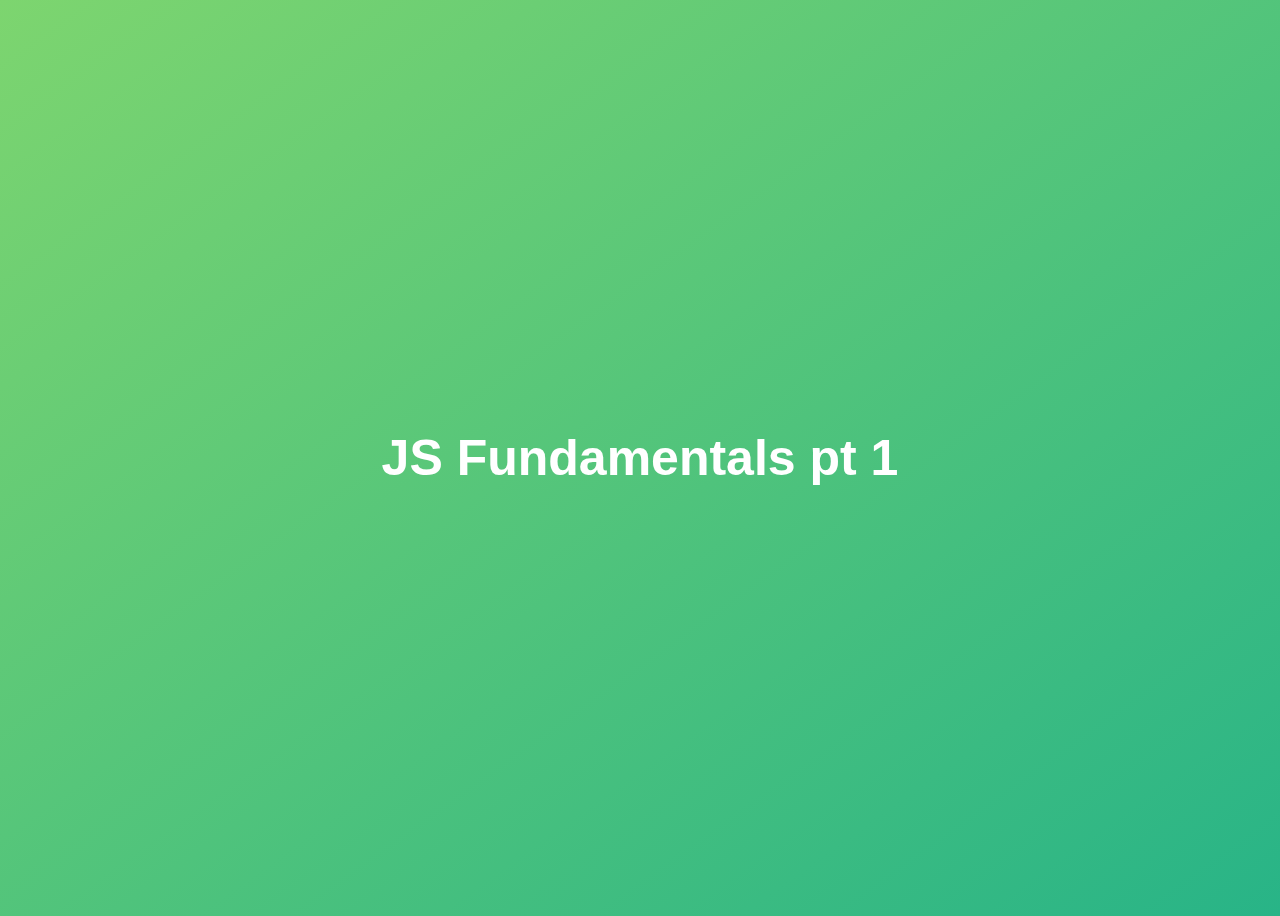
<file: Section 1/index.html>
<!DOCTYPE html>
<html lang="en">
    <head>
        <title>JS Funda - 1</title>
        <style>
            body {
                height: 100vh;
                display: flex;
                align-items: center;
                background: linear-gradient(to top left, #28b487, #7dd56f);
            }
            h1 {
                font-family: sans-serif;
                font-size: 50px;
                line-height: 1.3;
                width: 100%;
                padding: 30px;
                text-align: center;
                color: white;
            }
        </style>
    </head>

    <body>
        <h1>JS Fundamentals pt 1</h1>

        <script src="script.js"></script>
    </body>
</html>
</file>
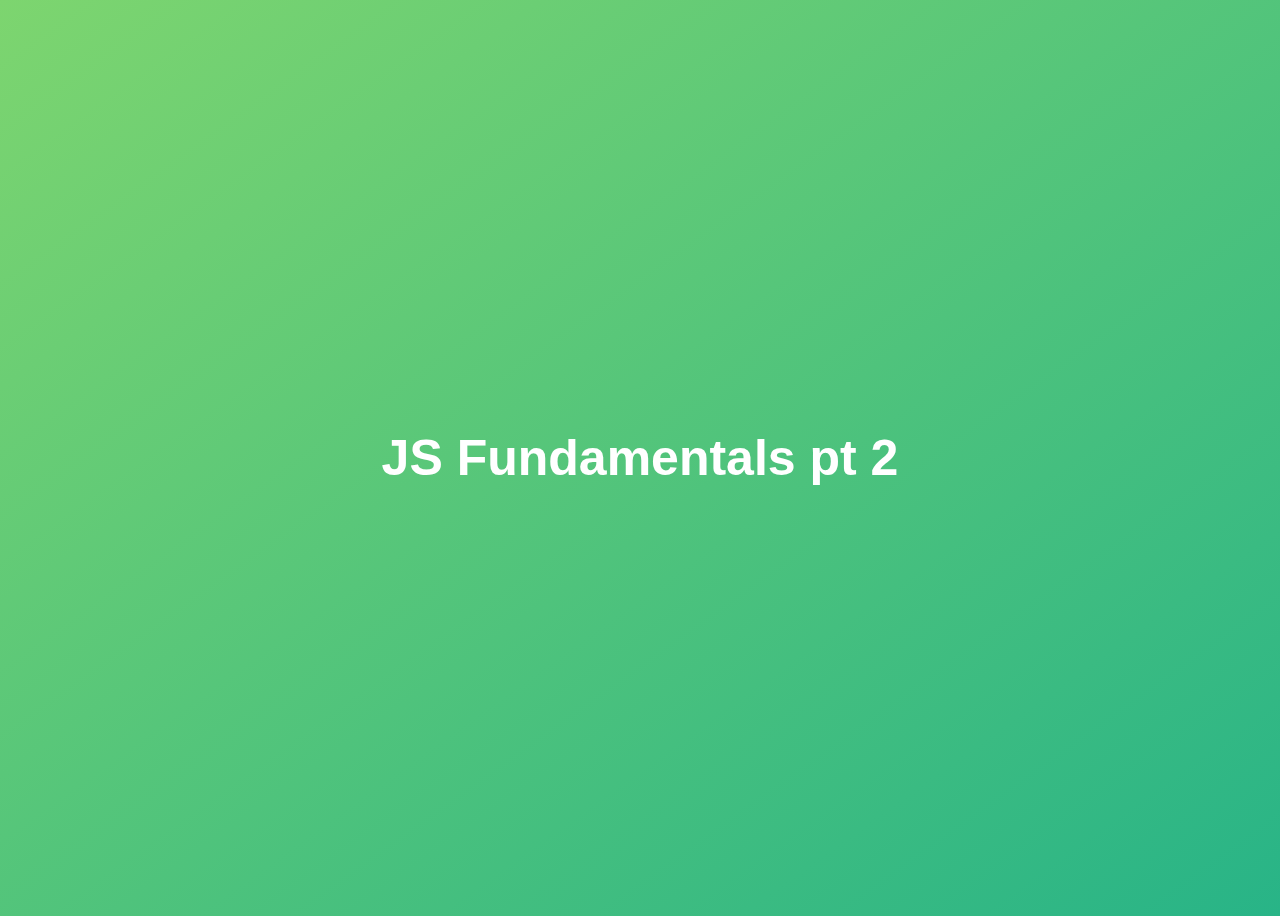
<file: Section 2/index.html>
<!DOCTYPE html>
<html lang="en">
    <head>
        <title>JS Funda - 2</title>
        <style>
            body {
                height: 100vh;
                display: flex;
                align-items: center;
                background: linear-gradient(to top left, #28b487, #7dd56f);
            }
            h1 {
                font-family: sans-serif;
                font-size: 50px;
                line-height: 1.3;
                width: 100%;
                padding: 30px;
                text-align: center;
                color: white;
            }
        </style>
    </head>

    <body>
        <h1>JS Fundamentals pt 2</h1>

        <script src="script.js"></script>
    </body>
</html>
</file>
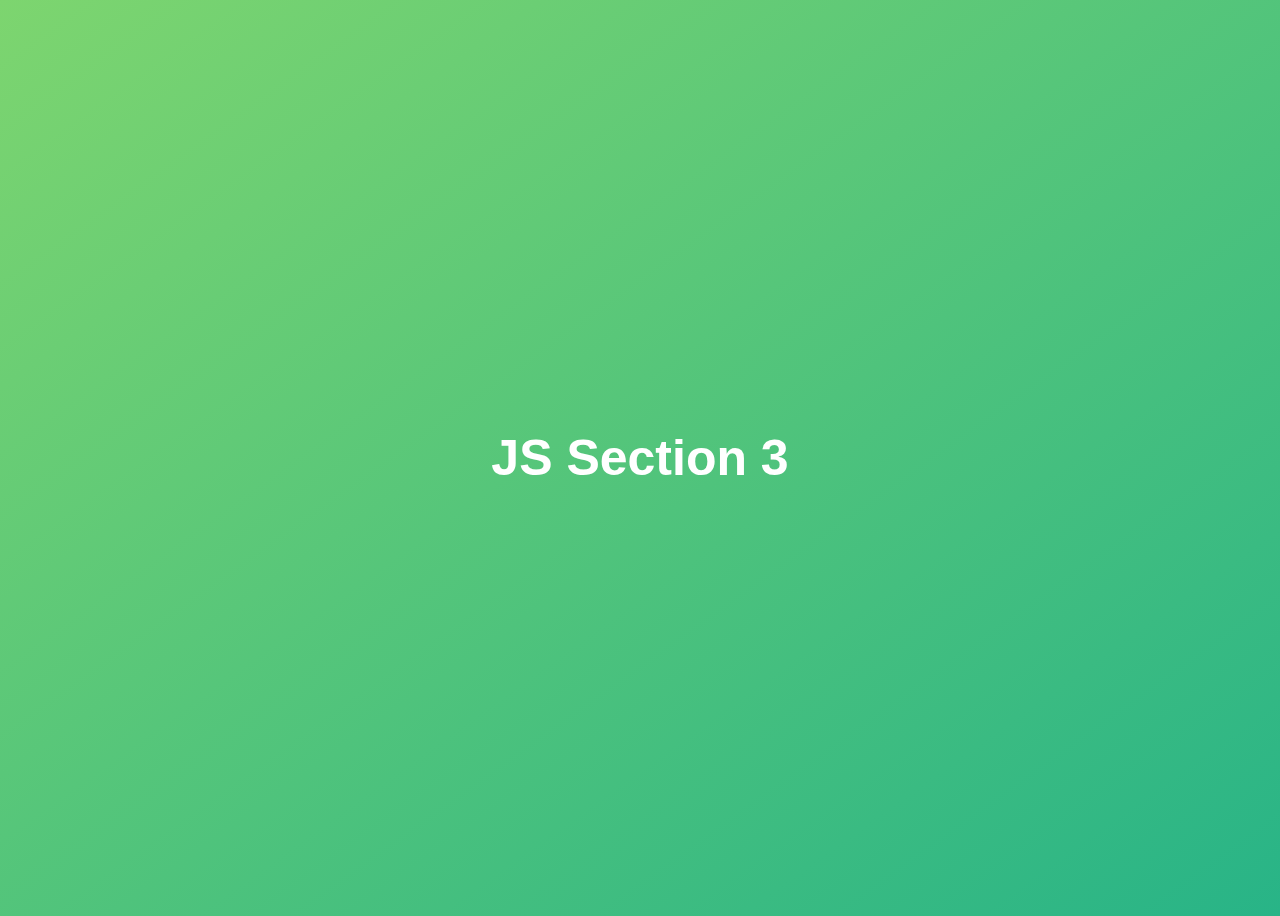
<file: Section 3/index.html>
<!DOCTYPE html>
<html lang="en">
  <head>
    <title>JS Funda - 2</title>
    <style>
      body {
        height: 100vh;
        display: flex;
        align-items: center;
        background: linear-gradient(to top left, #28b487, #7dd56f);
      }
      h1 {
        font-family: sans-serif;
        font-size: 50px;
        line-height: 1.3;
        width: 100%;
        padding: 30px;
        text-align: center;
        color: white;
      }
    </style>
  </head>

  <body>
    <h1>JS Section 3</h1>

    <script src="script.js"></script>
  </body>
</html>
</file>
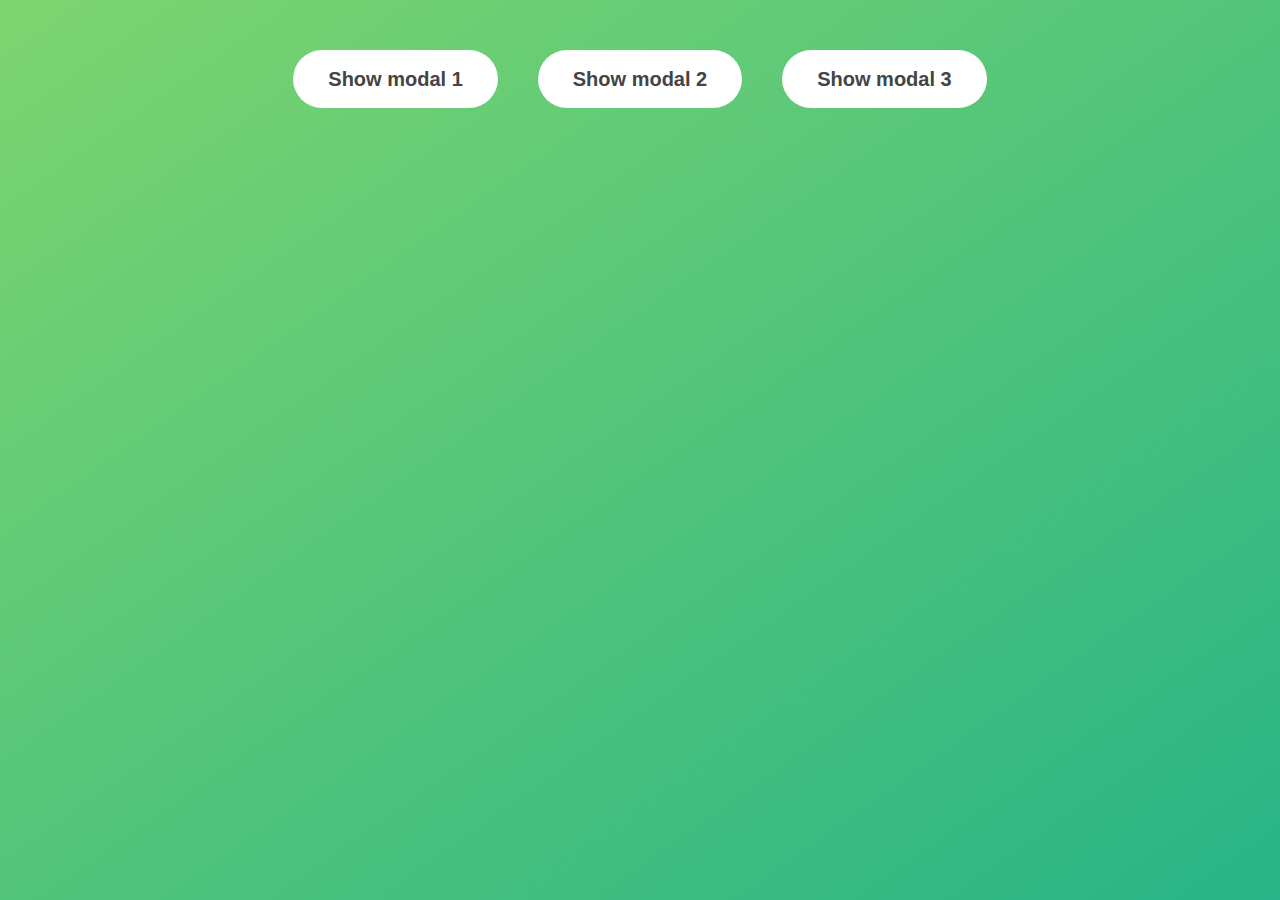
<file: Section 7 - Modal Project/index.html>
<!DOCTYPE html>
<html lang="en">
    <head>
        <meta charset="UTF-8" />
		<meta name="viewport" content="width=device-width, initial-scale=1.0" />
		<meta http-equiv="X-UA-Compatible" content="ie=edge" />
        <link rel="stylesheet" href="style.css">
        <title>Modal Project</title>
    </head>
    <body>
        <button class="show-modal show-modal1">Show modal 1</button>
        <button class="show-modal show-modal2">Show modal 2</button>
        <button class="show-modal show-modal3">Show modal 3</button>

        <div class="modal1 hidden modal">
            <button class="close-modal">&times;</button>
            <h1>Modal Window 1</h1>
            <p>
                Lorem ipsum dolor sit amet, consectetur adipisicing elit, sed do eiusmod
                tempor incididunt ut labore et dolore magna aliqua. Ut enim ad minim
                veniam, quis nostrud exercitation ullamco laboris nisi ut aliquip ex ea
                commodo consequat. Duis aute irure dolor in reprehenderit in voluptate
                velit esse cillum dolore eu fugiat nulla pariatur. Excepteur sint
                occaecat cupidatat non proident, sunt in culpa qui officia deserunt
                mollit anim id est laborum.
            </p>
        </div>
        <div class="modal2 hidden modal">
            <button class="close-modal">&times;</button>
            <h1>Modal Window 2</h1>
            <p>
                Lorem ipsum dolor sit amet, consectetur adipisicing elit, sed do eiusmod
                tempor incididunt ut labore et dolore magna aliqua. Ut enim ad minim
                veniam, quis nostrud exercitation ullamco laboris nisi ut aliquip ex ea
                commodo consequat. Duis aute irure dolor in reprehenderit in voluptate
                velit esse cillum dolore eu fugiat nulla pariatur. Excepteur sint
                occaecat cupidatat non proident, sunt in culpa qui officia deserunt
                mollit anim id est laborum.
            </p>
        </div>
        <div class="modal3 hidden modal">
            <button class="close-modal">&times;</button>
            <h1>Modal Window 3</h1>
            <p>
                Lorem ipsum dolor sit amet, consectetur adipisicing elit, sed do eiusmod
                tempor incididunt ut labore et dolore magna aliqua. Ut enim ad minim
                veniam, quis nostrud exercitation ullamco laboris nisi ut aliquip ex ea
                commodo consequat. Duis aute irure dolor in reprehenderit in voluptate
                velit esse cillum dolore eu fugiat nulla pariatur. Excepteur sint
                occaecat cupidatat non proident, sunt in culpa qui officia deserunt
                mollit anim id est laborum.
            </p>
        </div>
        <div class="overlay hidden"></div>

        <script src="script.js"></script>
    </body>
</html>
</file>
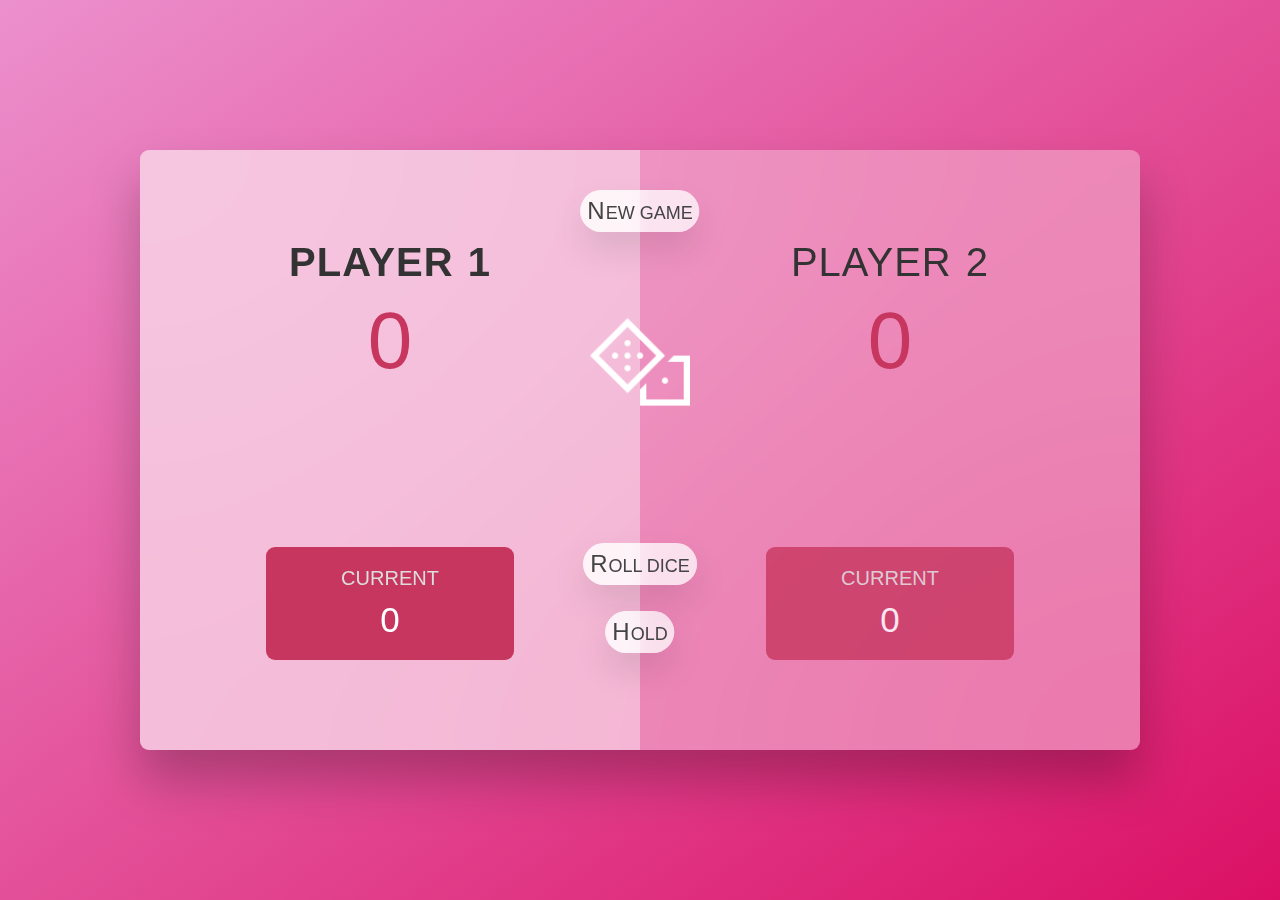
<file: Section 7 - Pig Game/index.html>
<!DOCTYPE html>
<html lang="en">
<head>
    <meta charset="UTF-8">
    <meta name="viewport" content="width=device-width, initial-scale=1.0">
    <meta http-equiv="X-UA-Compatible" content="ie=edge" />
    <link rel="stylesheet" href="style.css">
    <title>Pig Game</title>
</head>
<body>
    <main>
        <section class="player player--0 player--active">
            <h2 class="name" id="name--0">Player 1</h2>
            <p class="score" id="score--0">0</p>
            <p class="win win--0 hidden">Win 🎉🎉</p>
            <img src="aa.gif" alt="hehehehe" class="win hidden win--image winimg--0">
            <div class="current">
                <p class="current-label">Current</p>
                <p class="current-score" id="current--0">0</p>
            </div>
        </section>
        <section class="player player--1">
            <h2 class="name" id="name--1">Player 2</h2>
            <p class="score" id="score--1">0</p>
            <p class="win win--1 hidden">Win 🎉🎉</p>
            <img src="aa.gif" alt="hehehehe" class="win hidden win--image  winimg--1">
            <div class="current">
                <p class="current-label">Current</p>
                <p class="current-score" id="current--1">0</p>
            </div>
        </section>

        <img src="dice_cubes.png" alt="Playing dice" class="dice" />
        <button class="btn btn--new">New Game</button>
        <button class="btn btn--roll">Roll Dice</button>
        <button class="btn btn--hold">Hold</button>
    </main>
    <script src="script.js"></script>
</body>
</html>
</file>
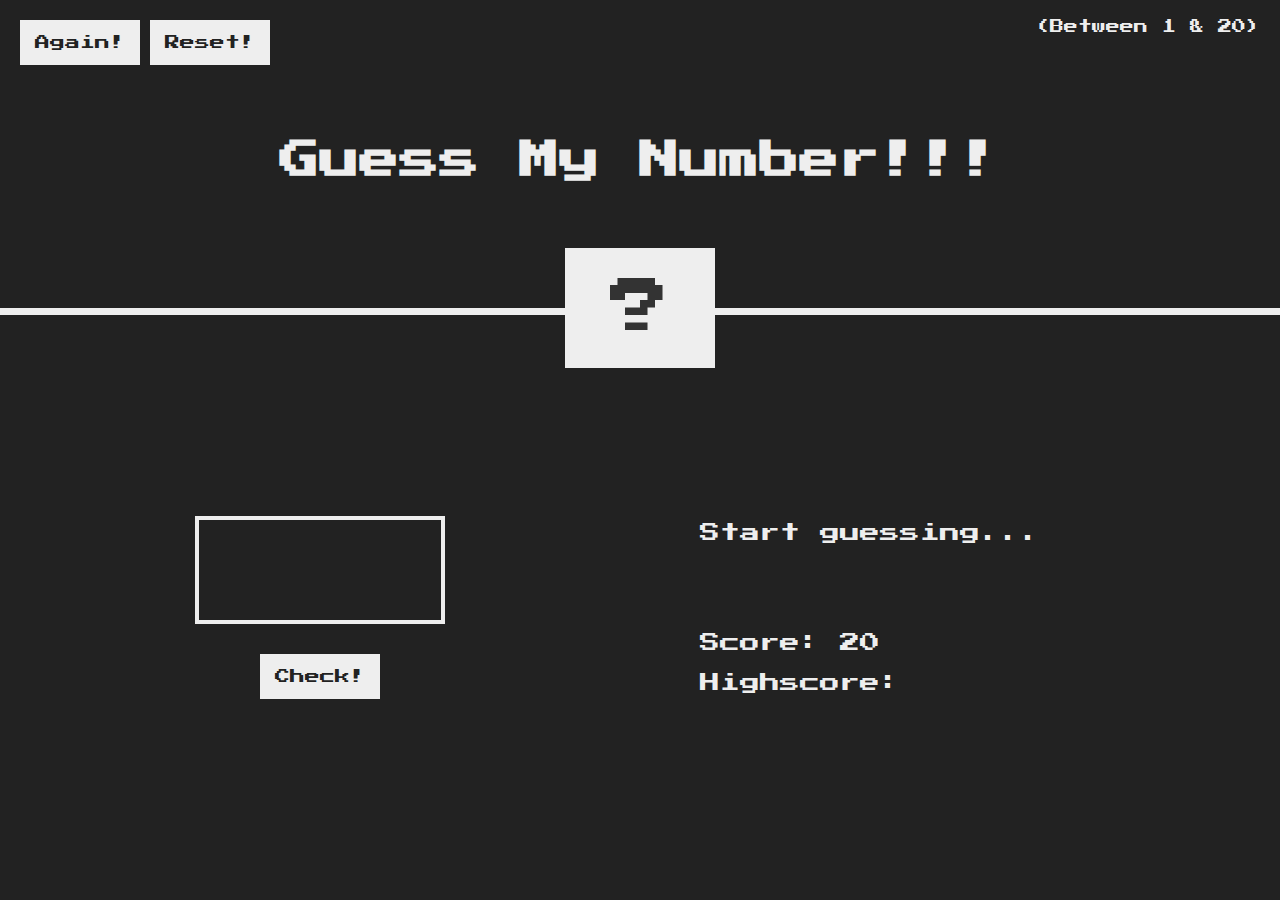
<file: Section 7 - project/index.html>
<!DOCTYPE html>
<html lang="en">
	<head>
		<meta charset="UTF-8" />
		<meta name="viewport" content="width=device-width, initial-scale=1.0" />
		<meta http-equiv="X-UA-Compatible" content="ie=edge" />
		<link rel="stylesheet" href="style.css" />
		<title>Guess My Number!</title>
	</head>

	<body>
		<header>
			<h1>Guess My Number!!!</h1>
			<p class="between">(Between 1 & 20)</p>
			<button class="btn again">Again!</button>
			<button class="btn reset">Reset!</button>
			<div class="number">?</div>
		</header>
		<main>
			<section class="left">
				<input type="number" class="guess" id="guessTextBox" />
				<button class="btn check" id="checkButton">Check!</button>
				<span id="alertText"></span>
			</section>
			<section class="right">
				<p class="message">Start guessing...</p>
				<p class="label-score">Score: <span class="score">20</span></p>
				<p class="label-highscore">
					Highscore: <span class="highscore"></span>
				</p>
			</section>
		</main>

		<script src="script.js"></script>
	</body>
</html>
</file>
<file: Section 7 - Modal Project/style.css>
* {
    margin: 0;
    padding: 0;
    box-sizing: inherit;
}

html {
    font-size: 62.5%;
    box-sizing: border-box;
}

body {
    font-family: sans-serif;
    color: #333;
    line-height: 1.5;
    height: 100vh;
    position: relative;
    display: flex;
    align-items: flex-start;
    justify-content: center;
    background: linear-gradient(to top left, #28b487, #7dd56f);
}

h1 {
    font-size: 2.5rem;
    margin-bottom: 2rem;
}

p {
    font-size: 1.8rem;
}

/* Classes */
.close-modal {
    position: absolute;
    top: 1.2rem;
    right: 2rem;
    font-size: 5rem;
    color: #333;
    cursor: pointer;
    border: none;
    background: none;
}

/* Essential class for modal */
.hidden {
    display: none;
}

/* Essential class for modal */
.modal {
    position: absolute;
    top: 50%;
    left: 50%;
    transform: translate(-50%, -50%);
    width: 70%;

    background-color: white;
    padding: 6rem;
    border-radius: 5px;
    box-shadow: 0 3rem 5rem rgba(0, 0, 0, 0.3);
    z-index: 10;
}

.overlay {
    position: absolute;
    top: 0;
    left: 0;
    width: 100%;
    height: 100%;
    background-color: rgba(0, 0, 0, 0.6);
    backdrop-filter: blur(3px);
    z-index: 5;
}

.show-modal, .show-modal1, .show-modal2, .show-modal3 {
    font-size: 2rem;
    font-weight: 600;
    padding: 1.75rem 3.5rem;
    margin: 5rem 2rem;
    border: none;
    background-color: #fff;
    color: #444;
    border-radius: 10rem;
    cursor: pointer;
}
</file>
<file: Section 7 - Pig Game/style.css>
* {
    margin: 0;
    padding: 0;
    box-sizing: inherit;
}

html {
    font-size: 62.5%;
}

body {
    font-family: 'Nunito', sans-serif;
    font-weight: 400;
    height: 100vh;
    color: #333;
    background: linear-gradient(to top left, #db1065 0%, rgb(236, 144, 205) 100%);
    display: flex;
    align-items: center;
    justify-content: center;
}

main {
    position: relative;
    width: 100rem;
    height: 60rem;
    background-color: rgba(255, 255, 255, 0.35);
    backdrop-filter: blur(200px);
    filter: blur();
    box-shadow: 0 3rem 5rem rgba(0, 0, 0, 0.25);
    border-radius: 9px;
    overflow: hidden;
    display: flex;
}

/* Classes */

/* Absolute Classes and items */
.btn {
    position: absolute;
    left: 50%;
    transform: translate(-50%);
    color: #444;
    background: none;
    border: none;
    font-family: inherit;
    font-size: 1.8rem;
    text-transform: uppercase;
    cursor: pointer;
    font-weight: 400;
    transition: all 0.2s;
    background-color: white;
    background-color: rgba(255, 255, 255, 0.6);
    backdrop-filter: blur(10px);
    padding: 0.7rem;
    border-radius: 50rem;
    box-shadow: 0 1.75rem 3.5rem rgba(0, 0, 0, 0.1);
}

/* Absolute Classes and items */
.btn::first-letter {
    font-size: 2.4rem;
    display: inline-block;
    margin-right: 0.1rem;
}

/* Absolute Classes and items */
.btn--new {
    top: 4rem;
}

/* Absolute Classes and items */
.btn--roll {
    top: 39.3rem;
}

/* Absolute Classes and items */
.btn--hold {
    top: 46.1rem;
}

/* Absolute Classes and items */
.btn:active {
    transform: translate(-50%, 3px);
    box-shadow: 0 1rem 2rem rgba(0, 0, 0, 0.15);
}

/* Absolute Classes and items */
.btn:focus {
    outline: none;
}

.current {
    background-color: #c7365f;
    opacity: 0.8;
    border-radius: 9px;
    color: #fff;
    width: 65%;
    padding: 2rem;
    text-align: center;
    transition: all 0.75s;
}

.current-label {
    text-transform: uppercase;
    margin-bottom: 1rem;
    font-size: 2rem;
    color: #ddd;
}

.current-score {
    font-size: 3.5rem;
}

.dice {
    position: absolute;
    left: 50%;
    top: 16.5rem;
    transform: translate(-50%);
    height: 10rem;
    -webkit-filter: invert(100%); /* Safari/Chrome */
    filter: invert(100%);
    /* box-shadow: 0 2rem 5rem rgba(0, 0, 0, 0.2); */
}

.hidden {
    display: none;
}

.name {
    position: relative;
    font-size: 4rem;
    text-transform: uppercase;
    letter-spacing: 1px;
    word-spacing: 2px;
    font-weight: 300;
    margin-bottom: 1rem;
}

.player {
    flex: 50%;
    padding: 9rem;
    display: flex;
    flex-direction: column;
    align-items: center;
    transition: all 0.75s;
}

.player--active {
    background-color: rgba(255, 255, 255, 0.4);
}

.player--active .name {
    font-weight: 700;
}

.player--active .score {
    font-weight: 400;
}

.player--active .current {
    opacity: 1;
}

.player--winner {
    background-color: #2f2f2f;
}

.player--winner .name {
    font-weight: 700;
    color: #c7365f;
}

.score {
    font-size: 8rem;
    font-weight: 300;
    color: #c7365f;
    margin-bottom: auto;
}

.win {
    position: relative;
    font-size: 4rem;
    color: chartreuse;
    word-spacing: 2px;
    text-transform: uppercase;
    font-weight: 500;
    margin-bottom: 5px;
    /* padding: 9rem; */
}

.win--image {
    height: 30%;
}

.winimg--1 {
    -webkit-transform: scaleX(-1);
    transform: scaleX(-1);
}
</file>
<file: Section 7 - project/style.css>
@import url("https://fonts.googleapis.com/css?family=Press+Start+2P&display=swap");

* {
	margin: 0;
	padding: 0;
	box-sizing: inherit;
}

html {
	font-size: 62.5%;
	box-sizing: border-box;
}

body {
	font-family: "Press Start 2P", sans-serif;
	color: #eee;
	background-color: #222;
}

header {
	position: relative;
	height: 35vh;
	border-bottom: 7px solid #eee;
}

h1 {
	font-size: 4rem;
	text-align: center;
	position: absolute;
	width: 100%;
	top: 52%;
	left: 50%;
	transform: translate(-50%, -50%);
}

input[type=number]::-webkit-inner-spin-button, 
input[type=number]::-webkit-outer-spin-button { 
    -webkit-appearance: none;
    -moz-appearance: none;
    appearance: none;
}

main {
	height: 65vh;
	color: #eee;
	display: flex;
	align-items: center;
	justify-content: space-around;
}

.again {
	position: relative; 
	top: 2rem;
	left: 2rem;
}

.reset {
	position: relative; 
	top: 2rem;
	left: 2rem;
}

.between {
	font-size: 1.4rem;
	position: absolute;
	top: 2rem;
	right: 2rem;
}

.btn {
	border: none;
	background-color: #eee;
	color: #222;
	font-size: 1.5rem;
	font-family: inherit;
	padding: 1.5rem 1.5rem;
	cursor: pointer;
}

.btn:hover {
	background-color: #ccc;
}

.guess {
	background: none;
	border: 4px solid #eee;
	font-family: inherit;
	color: inherit;
	font-size: 5rem;
	padding: 2.5rem;
	width: 25rem;
	text-align: center;
	display: block;
	margin-bottom: 3rem;
}

.label-score {
	margin-bottom: 2rem;
}

.left {
	width: 52rem;
	display: flex;
	flex-direction: column;
	align-items: center;
}

.message {
	margin-bottom: 8rem;
	height: 3rem;
}

.number {
	background: #eee;
	color: #333;
	font-size: 6rem;
	width: 15rem;
	padding: 3rem 0rem;
	text-align: center;
	position: absolute;
	bottom: 0;
	left: 50%;
	transform: translate(-50%, 50%);
}

.right {
	width: 52rem;
	font-size: 2rem;
}

.warning {
	color: red;
	font-size: 1.2rem;
	text-align: center;
	font-family: inherit;
	padding-top: 1rem;
}

.winnerText {
	color: green;
	font-size: 2rem;
	text-align: center;
	font-family: inherit;
	padding-top: 2rem;
}

.wrongInput {
	color: yellow;
	font-size: 1.2rem;
	text-align: center;
	font-family: inherit;
	padding-top: 1rem;
}
</file>
